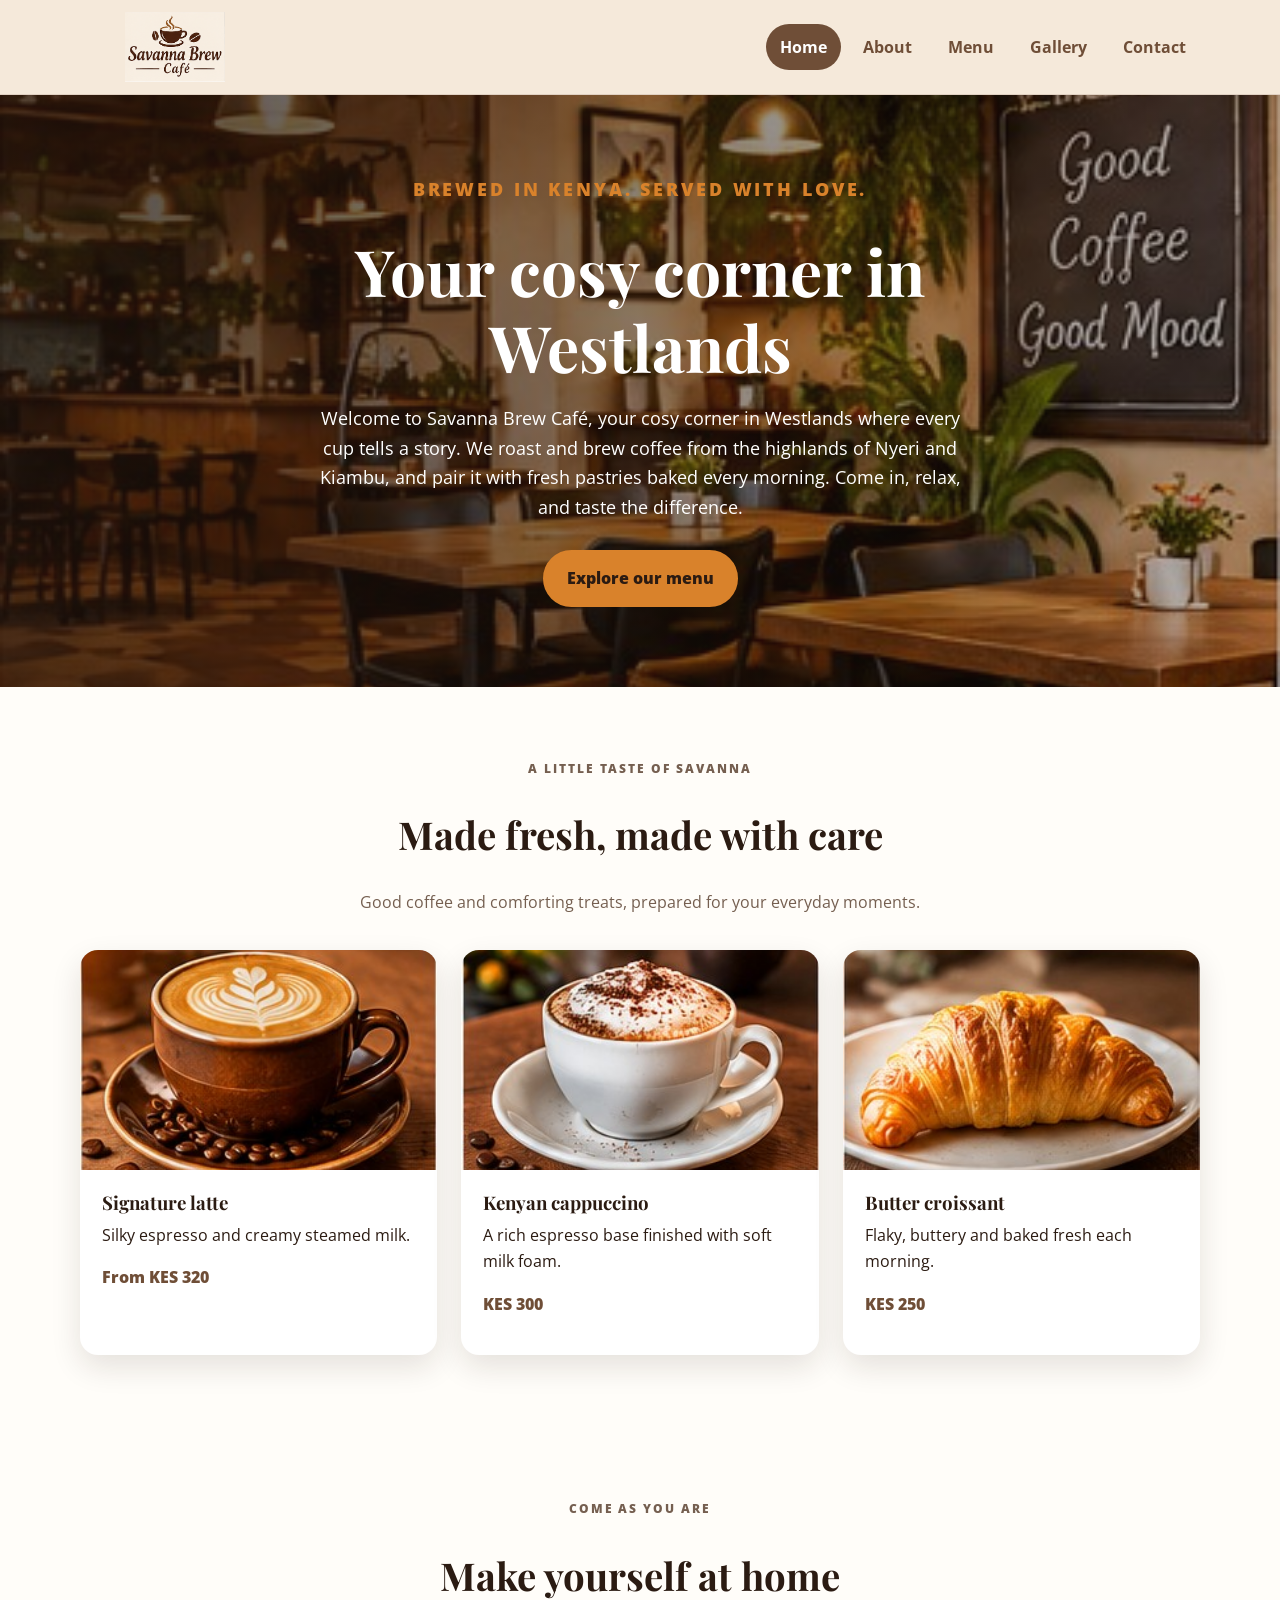
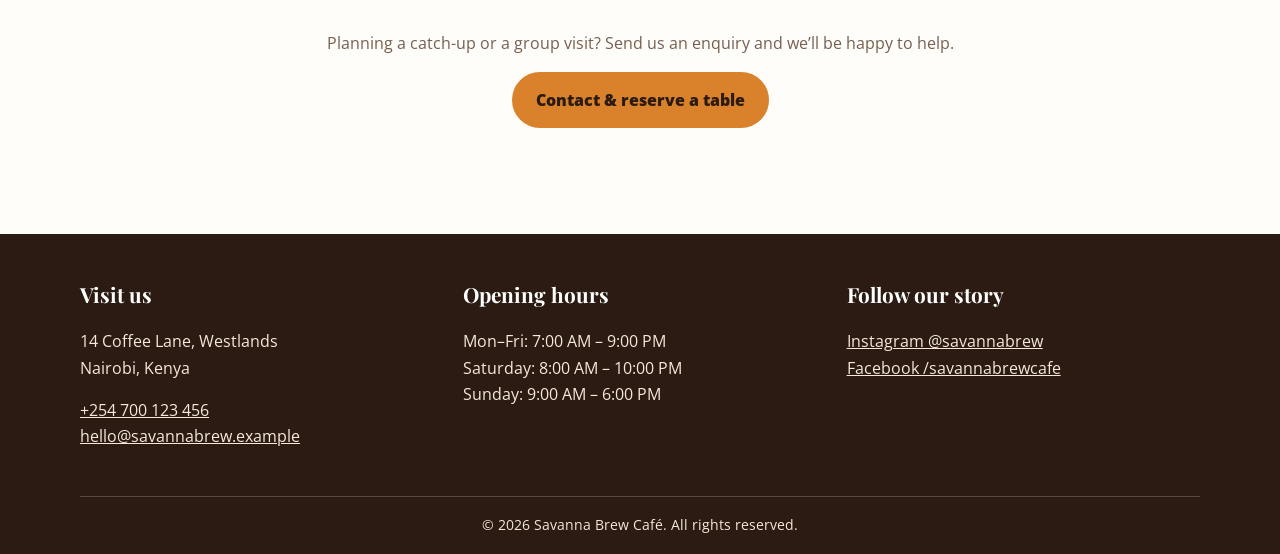
<file: index.html>
<!DOCTYPE html>
<html lang="en">
<head>
  <meta charset="UTF-8">
  <meta name="viewport" content="width=device-width, initial-scale=1.0">
  <meta name="description" content="Savanna Brew Café — Kenyan coffee, fresh pastries and warm hospitality in Westlands, Nairobi.">
  <title>Home | Savanna Brew Café</title>
  <link rel="preconnect" href="https://fonts.googleapis.com">
  <link rel="preconnect" href="https://fonts.gstatic.com" crossorigin>
  <link href="https://fonts.googleapis.com/css2?family=Open+Sans:wght@400;600;700;800&family=Playfair+Display:wght@600;700&display=swap" rel="stylesheet">
  <link rel="stylesheet" href="css/style.css">
</head>
<body>
  <header class="site-header">
    <div class="container header-inner">
      <a class="brand" href="index.html" aria-label="Savanna Brew Café home"><img src="images/logo.png" alt="Savanna Brew Café logo"></a>
      <nav aria-label="Main navigation"><ul class="nav-list"><li><a href="index.html" aria-current="page">Home</a></li><li><a href="about.html">About</a></li><li><a href="menu.html">Menu</a></li><li><a href="gallery.html">Gallery</a></li><li><a href="contact.html">Contact</a></li></ul></nav>
    </div>
  </header>
  <main>
    <section class="hero">
      <div class="hero-content">
        <p class="eyebrow">Brewed in Kenya. Served with love.</p>
        <h1>Your cosy corner in Westlands</h1>
        <p>Welcome to Savanna Brew Café, your cosy corner in Westlands where every cup tells a story. We roast and brew coffee from the highlands of Nyeri and Kiambu, and pair it with fresh pastries baked every morning. Come in, relax, and taste the difference.</p>
        <a class="btn" href="menu.html">Explore our menu</a>
      </div>
    </section>
    <section class="section container">
      <div class="section-heading"><p class="eyebrow">A little taste of Savanna</p><h2>Made fresh, made with care</h2><p>Good coffee and comforting treats, prepared for your everyday moments.</p></div>
      <div class="cards">
        <article class="card"><img src="images/latte.jpg" alt="Freshly prepared latte with heart-shaped latte art"><div class="card-content"><h3>Signature latte</h3><p>Silky espresso and creamy steamed milk.</p><p class="price">From KES 320</p></div></article>
        <article class="card"><img src="images/cappuccino.jpg" alt="Cappuccino topped with a dusting of chocolate"><div class="card-content"><h3>Kenyan cappuccino</h3><p>A rich espresso base finished with soft milk foam.</p><p class="price">KES 300</p></div></article>
        <article class="card"><img src="images/croissant.jpg" alt="Golden freshly baked butter croissant"><div class="card-content"><h3>Butter croissant</h3><p>Flaky, buttery and baked fresh each morning.</p><p class="price">KES 250</p></div></article>
      </div>
    </section>
    <section class="section">
      <div class="container section-heading"><p class="eyebrow">Come as you are</p><h2>Make yourself at home</h2><p>Planning a catch-up or a group visit? Send us an enquiry and we’ll be happy to help.</p><a class="btn" href="contact.html">Contact & reserve a table</a></div>
    </section>
  </main>
  <footer class="site-footer">
    <div class="container">
      <div class="footer-grid">
        <section><h3>Visit us</h3><p>14 Coffee Lane, Westlands<br>Nairobi, Kenya</p><p><a href="tel:+254700123456">+254 700 123 456</a><br><a href="mailto:hello@savannabrew.example">hello@savannabrew.example</a></p></section>
        <section><h3>Opening hours</h3><p>Mon–Fri: 7:00 AM – 9:00 PM<br>Saturday: 8:00 AM – 10:00 PM<br>Sunday: 9:00 AM – 6:00 PM</p></section>
        <section><h3>Follow our story</h3><p><a href="https://www.instagram.com/" target="_blank" rel="noopener noreferrer">Instagram @savannabrew</a><br><a href="https://www.facebook.com/" target="_blank" rel="noopener noreferrer">Facebook /savannabrewcafe</a></p></section>
      </div>
      <p class="copyright">© 2026 Savanna Brew Café. All rights reserved.</p>
    </div>
  </footer>
</body>
</html>
</file>
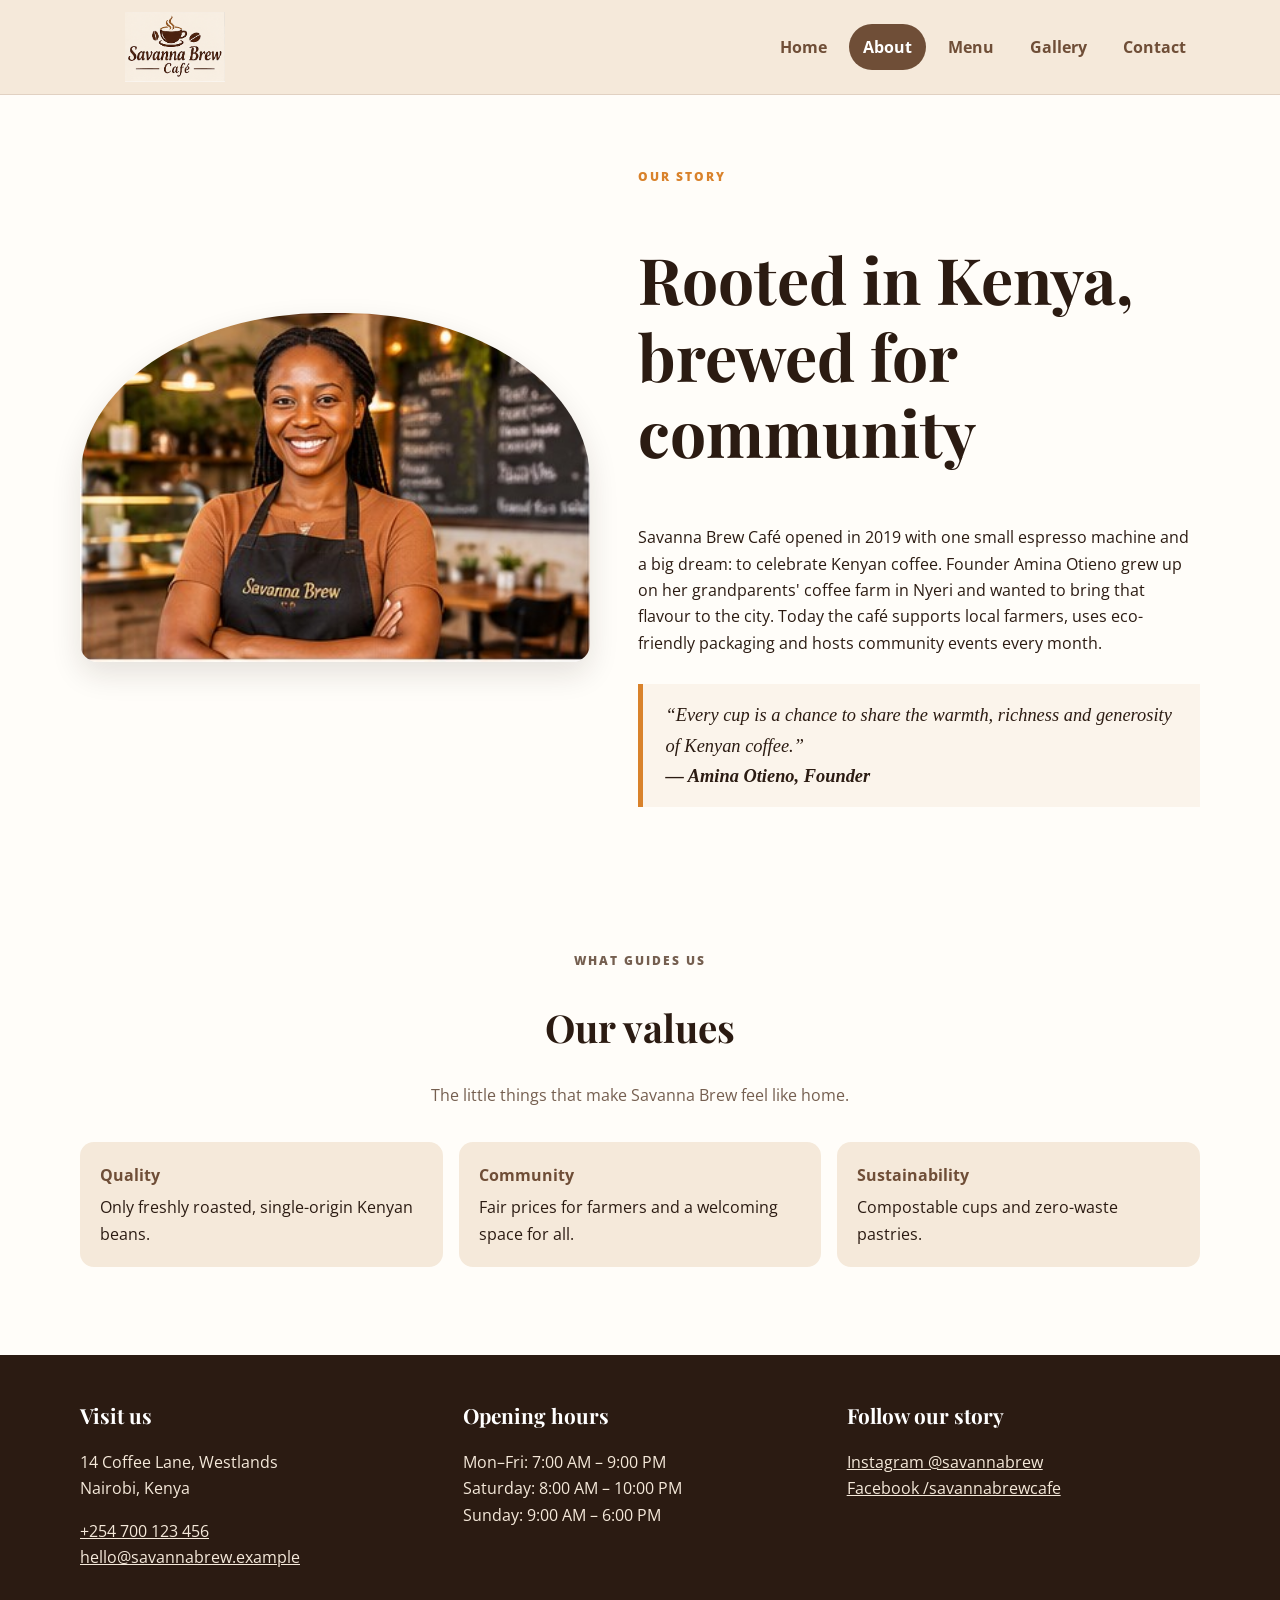
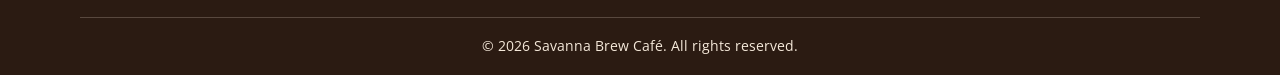
<file: about.html>
<!DOCTYPE html>
<html lang="en">
<head>
  <meta charset="UTF-8">
  <meta name="viewport" content="width=device-width, initial-scale=1.0">
  <meta name="description" content="Savanna Brew Café — Kenyan coffee, fresh pastries and warm hospitality in Westlands, Nairobi.">
  <title>About Us | Savanna Brew Café</title>
  <link rel="preconnect" href="https://fonts.googleapis.com">
  <link rel="preconnect" href="https://fonts.gstatic.com" crossorigin>
  <link href="https://fonts.googleapis.com/css2?family=Open+Sans:wght@400;600;700;800&family=Playfair+Display:wght@600;700&display=swap" rel="stylesheet">
  <link rel="stylesheet" href="css/style.css">
</head>
<body>
  <header class="site-header">
    <div class="container header-inner">
      <a class="brand" href="index.html" aria-label="Savanna Brew Café home"><img src="images/logo.png" alt="Savanna Brew Café logo"></a>
      <nav aria-label="Main navigation"><ul class="nav-list"><li><a href="index.html">Home</a></li><li><a href="about.html" aria-current="page">About</a></li><li><a href="menu.html">Menu</a></li><li><a href="gallery.html">Gallery</a></li><li><a href="contact.html">Contact</a></li></ul></nav>
    </div>
  </header>
  <main>
    <section class="section container">
      <div class="split">
        <img class="owner-photo" src="images/about-owner.jpg" alt="Smiling Savanna Brew Café owner standing behind the counter">
        <div><p class="eyebrow">Our story</p><h1>Rooted in Kenya, brewed for community</h1>
          <p>Savanna Brew Café opened in 2019 with one small espresso machine and a big dream: to celebrate Kenyan coffee. Founder Amina Otieno grew up on her grandparents' coffee farm in Nyeri and wanted to bring that flavour to the city. Today the café supports local farmers, uses eco-friendly packaging and hosts community events every month.</p>
          <blockquote>“Every cup is a chance to share the warmth, richness and generosity of Kenyan coffee.”<br><strong>— Amina Otieno, Founder</strong></blockquote>
        </div>
      </div>
    </section>
    <section class="section" >
      <div class="container"><div class="section-heading"><p class="eyebrow">What guides us</p><h2>Our values</h2><p>The little things that make Savanna Brew feel like home.</p></div>
        <ul class="value-list">
          <li><strong>Quality</strong>Only freshly roasted, single-origin Kenyan beans.</li>
          <li><strong>Community</strong>Fair prices for farmers and a welcoming space for all.</li>
          <li><strong>Sustainability</strong>Compostable cups and zero-waste pastries.</li>
        </ul>
      </div>
    </section>
  </main>
  <footer class="site-footer">
    <div class="container">
      <div class="footer-grid">
        <section><h3>Visit us</h3><p>14 Coffee Lane, Westlands<br>Nairobi, Kenya</p><p><a href="tel:+254700123456">+254 700 123 456</a><br><a href="mailto:hello@savannabrew.example">hello@savannabrew.example</a></p></section>
        <section><h3>Opening hours</h3><p>Mon–Fri: 7:00 AM – 9:00 PM<br>Saturday: 8:00 AM – 10:00 PM<br>Sunday: 9:00 AM – 6:00 PM</p></section>
        <section><h3>Follow our story</h3><p><a href="https://www.instagram.com/" target="_blank" rel="noopener noreferrer">Instagram @savannabrew</a><br><a href="https://www.facebook.com/" target="_blank" rel="noopener noreferrer">Facebook /savannabrewcafe</a></p></section>
      </div>
      <p class="copyright">© 2026 Savanna Brew Café. All rights reserved.</p>
    </div>
  </footer>
</body>
</html>
</file>
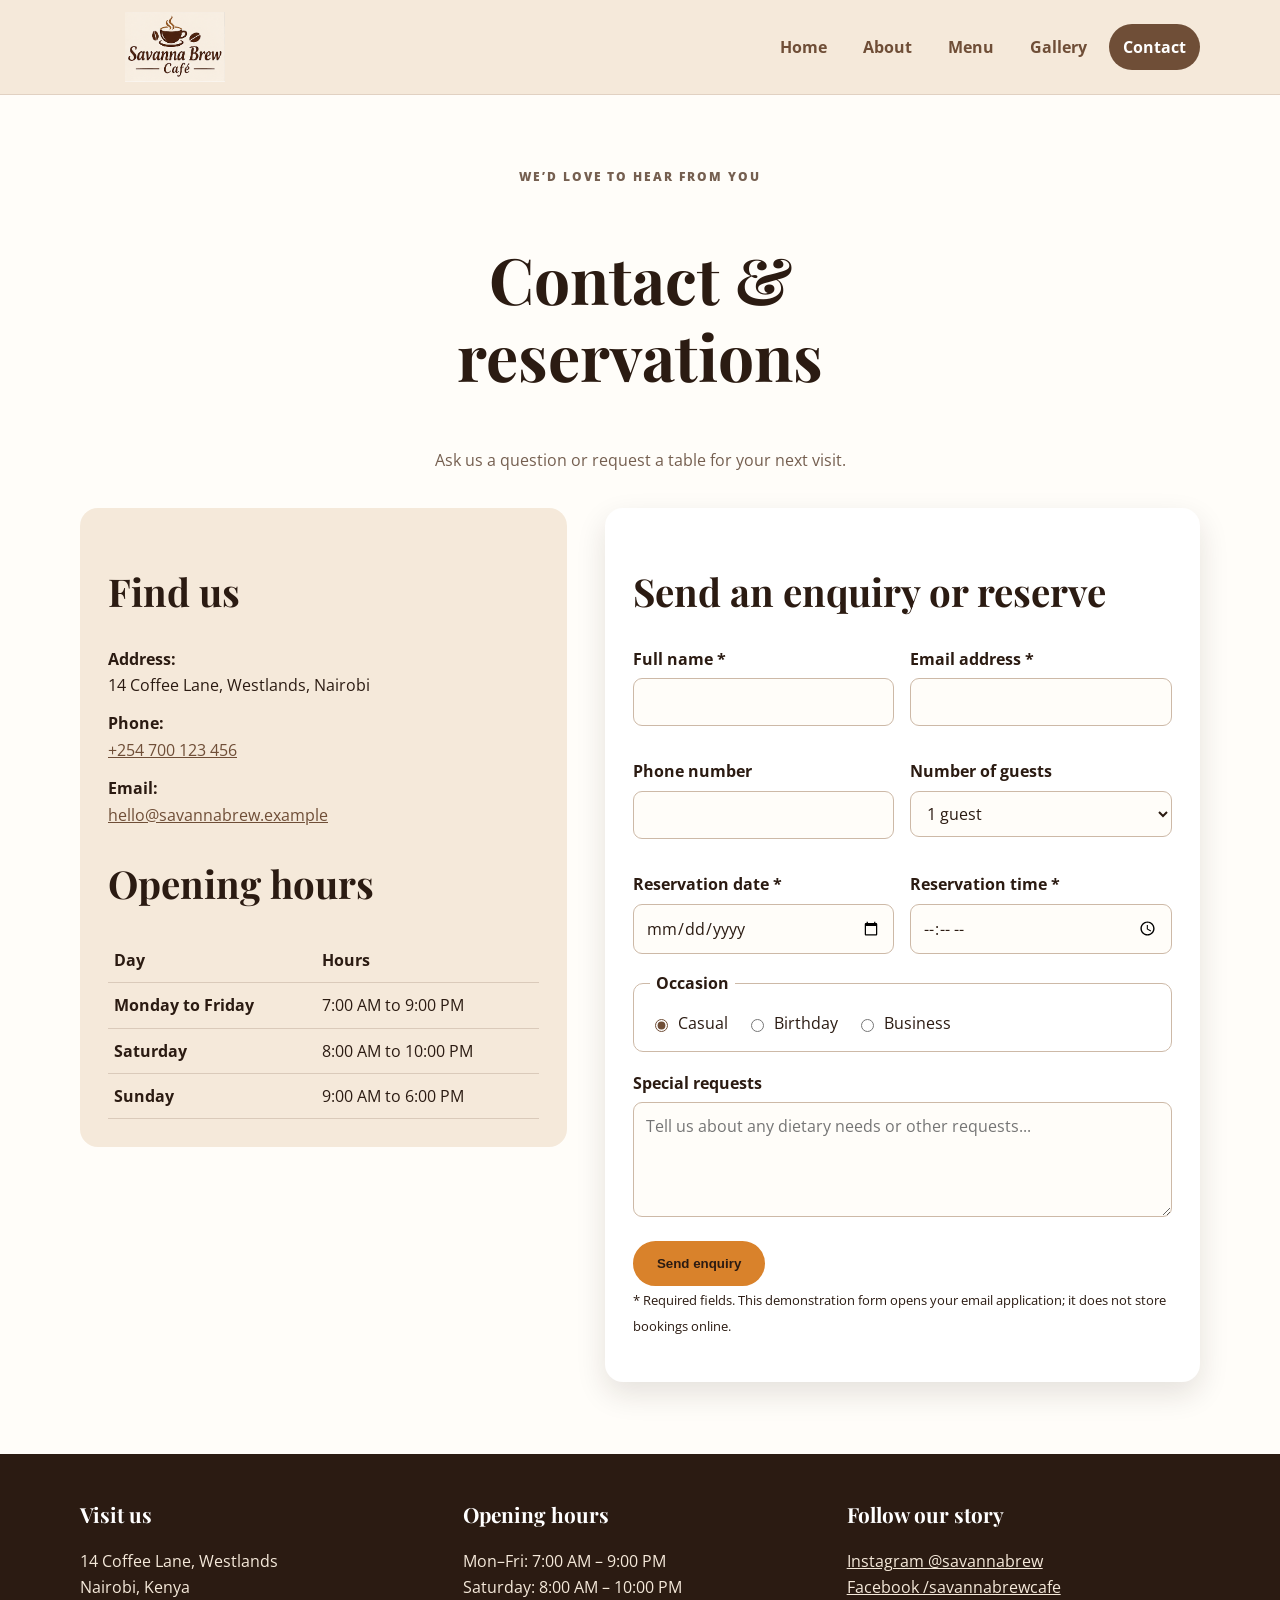
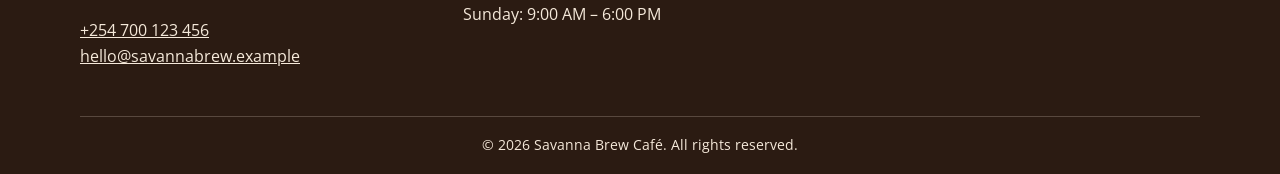
<file: contact.html>
<!DOCTYPE html>
<html lang="en">
<head>
  <meta charset="UTF-8">
  <meta name="viewport" content="width=device-width, initial-scale=1.0">
  <meta name="description" content="Savanna Brew Café — Kenyan coffee, fresh pastries and warm hospitality in Westlands, Nairobi.">
  <title>Contact & Reservations | Savanna Brew Café</title>
  <link rel="preconnect" href="https://fonts.googleapis.com">
  <link rel="preconnect" href="https://fonts.gstatic.com" crossorigin>
  <link href="https://fonts.googleapis.com/css2?family=Open+Sans:wght@400;600;700;800&family=Playfair+Display:wght@600;700&display=swap" rel="stylesheet">
  <link rel="stylesheet" href="css/style.css">
</head>
<body>
  <header class="site-header">
    <div class="container header-inner">
      <a class="brand" href="index.html" aria-label="Savanna Brew Café home"><img src="images/logo.png" alt="Savanna Brew Café logo"></a>
      <nav aria-label="Main navigation"><ul class="nav-list"><li><a href="index.html">Home</a></li><li><a href="about.html">About</a></li><li><a href="menu.html">Menu</a></li><li><a href="gallery.html">Gallery</a></li><li><a href="contact.html" aria-current="page">Contact</a></li></ul></nav>
    </div>
  </header>
  <main>
    <section class="section container">
      <div class="section-heading"><p class="eyebrow">We’d love to hear from you</p><h1>Contact & reservations</h1><p>Ask us a question or request a table for your next visit.</p></div>
      <div class="contact-grid">
        <aside class="contact-panel">
          <h2>Find us</h2><p><strong>Address:</strong><br>14 Coffee Lane, Westlands, Nairobi</p>
          <p><strong>Phone:</strong><br><a href="tel:+254700123456">+254 700 123 456</a></p>
          <p><strong>Email:</strong><br><a href="mailto:hello@savannabrew.example">hello@savannabrew.example</a></p>
          <h2>Opening hours</h2>
          <table class="hours-table"><thead><tr><th scope="col">Day</th><th scope="col">Hours</th></tr></thead><tbody>
            <tr><th scope="row">Monday to Friday</th><td>7:00 AM to 9:00 PM</td></tr>
            <tr><th scope="row">Saturday</th><td>8:00 AM to 10:00 PM</td></tr>
            <tr><th scope="row">Sunday</th><td>9:00 AM to 6:00 PM</td></tr>
          </tbody></table>
        </aside>
        <form class="reservation-form" action="mailto:hello@savannabrew.example" method="post" enctype="text/plain">
          <h2>Send an enquiry or reserve</h2>
          <div class="form-grid">
            <div class="form-field"><label for="name">Full name *</label><input id="name" name="name" type="text" autocomplete="name" required></div>
            <div class="form-field"><label for="email">Email address *</label><input id="email" name="email" type="email" autocomplete="email" required></div>
            <div class="form-field"><label for="phone">Phone number</label><input id="phone" name="phone" type="tel" autocomplete="tel"></div>
            <div class="form-field"><label for="guests">Number of guests</label><select id="guests" name="guests"><option value="1">1 guest</option><option>2</option><option>3</option><option>4</option><option>5</option><option>6</option><option>7</option><option>8</option><option>9</option><option>10</option></select></div>
            <div class="form-field"><label for="date">Reservation date *</label><input id="date" name="date" type="date" required></div>
            <div class="form-field"><label for="time">Reservation time *</label><input id="time" name="time" type="time" required></div>
          </div>
          <fieldset><legend>Occasion</legend><div class="radio-options">
            <label><input type="radio" name="occasion" value="Casual" checked> Casual</label>
            <label><input type="radio" name="occasion" value="Birthday"> Birthday</label>
            <label><input type="radio" name="occasion" value="Business"> Business</label>
          </div></fieldset>
          <div class="form-field"><label for="requests">Special requests</label><textarea id="requests" name="requests" placeholder="Tell us about any dietary needs or other requests..."></textarea></div>
          <button class="btn" type="submit">Send enquiry</button>
          <p><small>* Required fields. This demonstration form opens your email application; it does not store bookings online.</small></p>
        </form>
      </div>
    </section>
  </main>
  <footer class="site-footer">
    <div class="container">
      <div class="footer-grid">
        <section><h3>Visit us</h3><p>14 Coffee Lane, Westlands<br>Nairobi, Kenya</p><p><a href="tel:+254700123456">+254 700 123 456</a><br><a href="mailto:hello@savannabrew.example">hello@savannabrew.example</a></p></section>
        <section><h3>Opening hours</h3><p>Mon–Fri: 7:00 AM – 9:00 PM<br>Saturday: 8:00 AM – 10:00 PM<br>Sunday: 9:00 AM – 6:00 PM</p></section>
        <section><h3>Follow our story</h3><p><a href="https://www.instagram.com/" target="_blank" rel="noopener noreferrer">Instagram @savannabrew</a><br><a href="https://www.facebook.com/" target="_blank" rel="noopener noreferrer">Facebook /savannabrewcafe</a></p></section>
      </div>
      <p class="copyright">© 2026 Savanna Brew Café. All rights reserved.</p>
    </div>
  </footer>
</body>
</html>
</file>
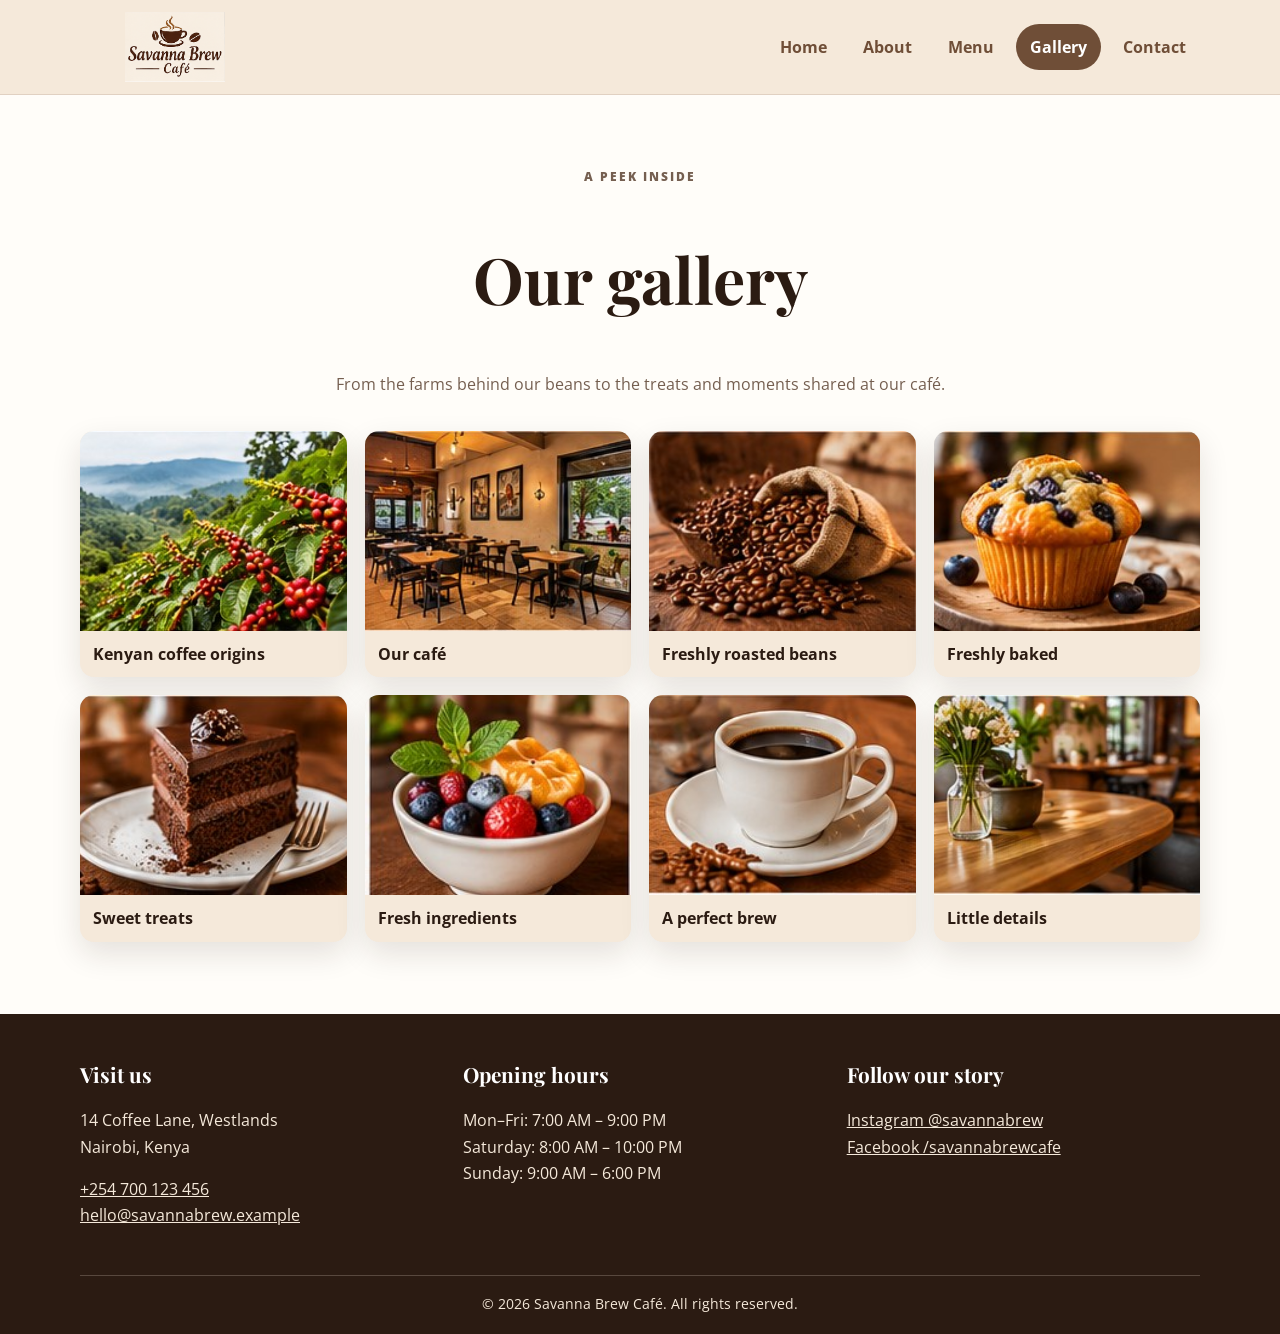
<file: gallery.html>
<!DOCTYPE html>
<html lang="en">
<head>
  <meta charset="UTF-8">
  <meta name="viewport" content="width=device-width, initial-scale=1.0">
  <meta name="description" content="Savanna Brew Café — Kenyan coffee, fresh pastries and warm hospitality in Westlands, Nairobi.">
  <title>Gallery | Savanna Brew Café</title>
  <link rel="preconnect" href="https://fonts.googleapis.com">
  <link rel="preconnect" href="https://fonts.gstatic.com" crossorigin>
  <link href="https://fonts.googleapis.com/css2?family=Open+Sans:wght@400;600;700;800&family=Playfair+Display:wght@600;700&display=swap" rel="stylesheet">
  <link rel="stylesheet" href="css/style.css">
</head>
<body>
  <header class="site-header">
    <div class="container header-inner">
      <a class="brand" href="index.html" aria-label="Savanna Brew Café home"><img src="images/logo.png" alt="Savanna Brew Café logo"></a>
      <nav aria-label="Main navigation"><ul class="nav-list"><li><a href="index.html">Home</a></li><li><a href="about.html">About</a></li><li><a href="menu.html">Menu</a></li><li><a href="gallery.html" aria-current="page">Gallery</a></li><li><a href="contact.html">Contact</a></li></ul></nav>
    </div>
  </header>
  <main>
    <section class="section container">
      <div class="section-heading"><p class="eyebrow">A peek inside</p><h1>Our gallery</h1><p>From the farms behind our beans to the treats and moments shared at our café.</p></div>
      <div class="gallery-grid"><figure><img src="images/gallery-1.jpg" alt="Coffee cherries growing on a Kenyan coffee farm"><figcaption>Kenyan coffee origins</figcaption></figure><figure><img src="images/gallery-2.jpg" alt="Warm, welcoming café interior with wooden tables"><figcaption>Our café</figcaption></figure><figure><img src="images/gallery-3.jpg" alt="Freshly roasted coffee beans spilling from a burlap sack"><figcaption>Freshly roasted beans</figcaption></figure><figure><img src="images/gallery-4.jpg" alt="Fresh blueberry muffin on a wooden table"><figcaption>Freshly baked</figcaption></figure><figure><img src="images/gallery-5.jpg" alt="Rich chocolate brownie served on a ceramic plate"><figcaption>Sweet treats</figcaption></figure><figure><img src="images/gallery-6.jpg" alt="Bowl of fresh seasonal berries and fruit"><figcaption>Fresh ingredients</figcaption></figure><figure><img src="images/gallery-7.jpg" alt="A cup of black coffee served with coffee beans"><figcaption>A perfect brew</figcaption></figure><figure><img src="images/gallery-8.jpg" alt="Small vase of flowers on a café table"><figcaption>Little details</figcaption></figure></div>
    </section>
  </main>
  <footer class="site-footer">
    <div class="container">
      <div class="footer-grid">
        <section><h3>Visit us</h3><p>14 Coffee Lane, Westlands<br>Nairobi, Kenya</p><p><a href="tel:+254700123456">+254 700 123 456</a><br><a href="mailto:hello@savannabrew.example">hello@savannabrew.example</a></p></section>
        <section><h3>Opening hours</h3><p>Mon–Fri: 7:00 AM – 9:00 PM<br>Saturday: 8:00 AM – 10:00 PM<br>Sunday: 9:00 AM – 6:00 PM</p></section>
        <section><h3>Follow our story</h3><p><a href="https://www.instagram.com/" target="_blank" rel="noopener noreferrer">Instagram @savannabrew</a><br><a href="https://www.facebook.com/" target="_blank" rel="noopener noreferrer">Facebook /savannabrewcafe</a></p></section>
      </div>
      <p class="copyright">© 2026 Savanna Brew Café. All rights reserved.</p>
    </div>
  </footer>
</body>
</html>
</file>
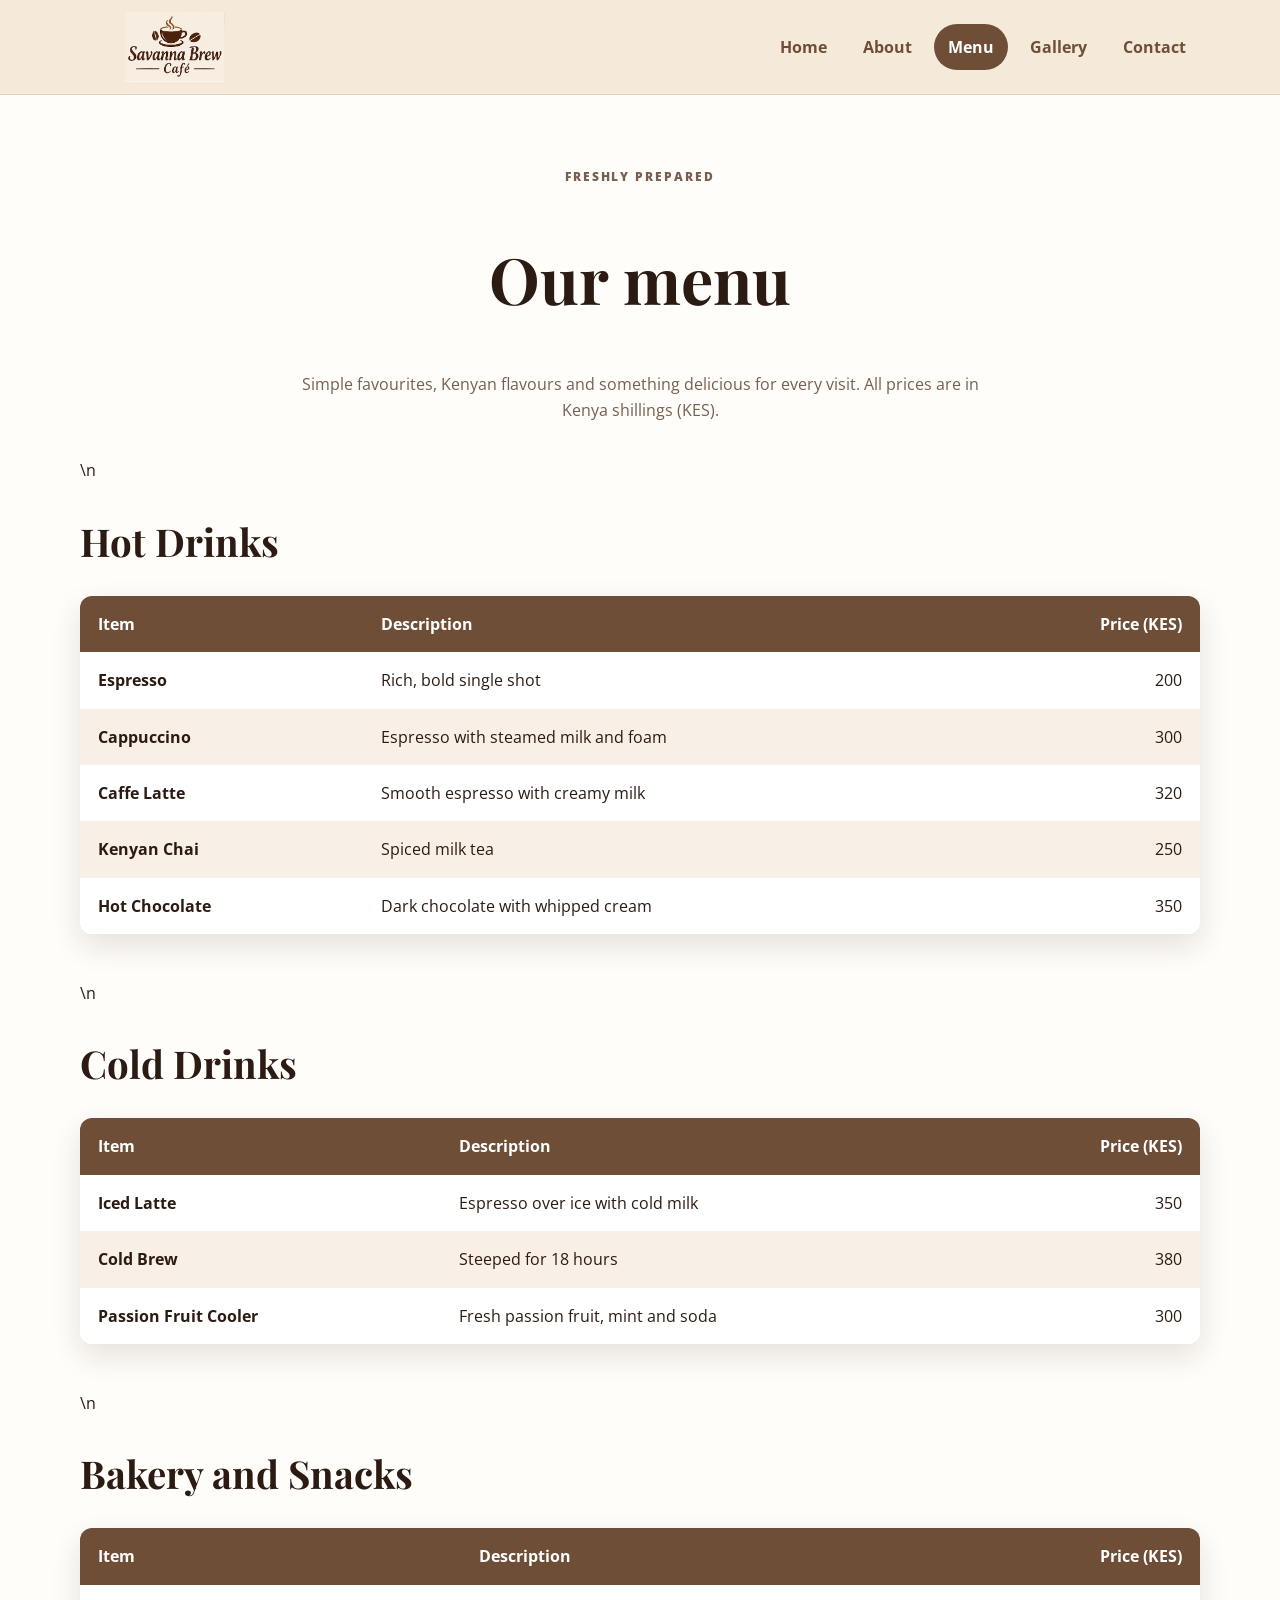
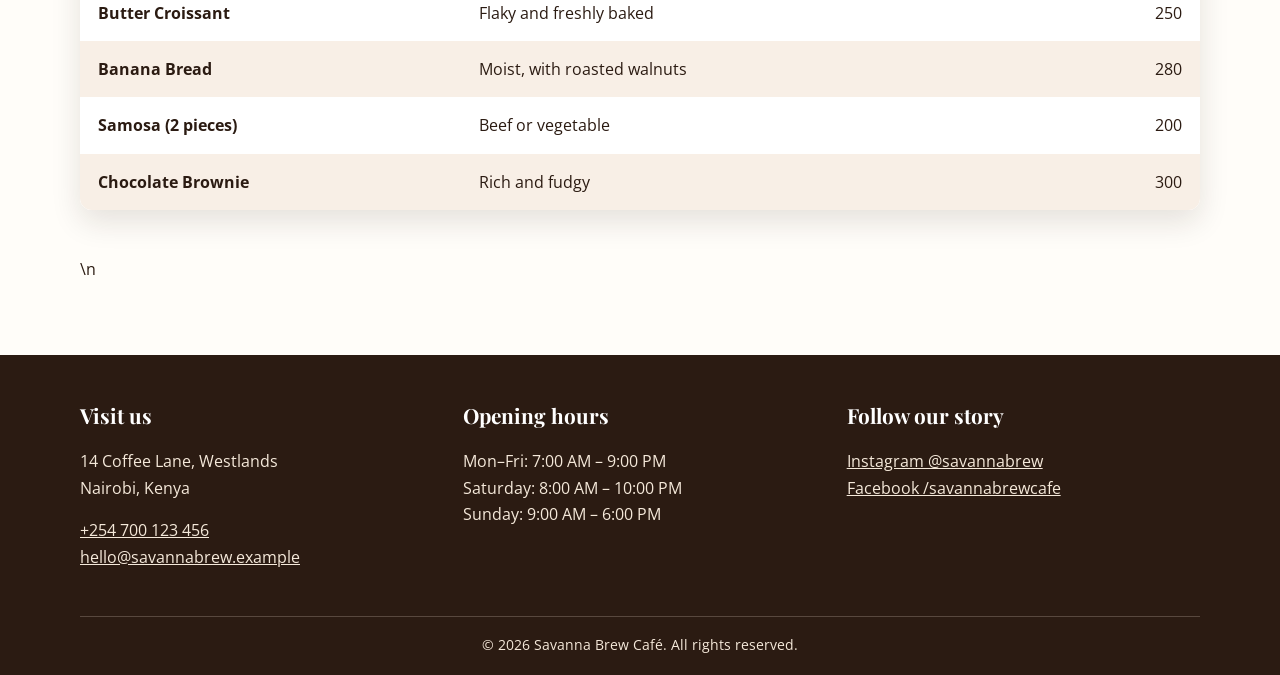
<file: menu.html>
<!DOCTYPE html>
<html lang="en">
<head>
  <meta charset="UTF-8">
  <meta name="viewport" content="width=device-width, initial-scale=1.0">
  <meta name="description" content="Savanna Brew Café — Kenyan coffee, fresh pastries and warm hospitality in Westlands, Nairobi.">
  <title>Menu | Savanna Brew Café</title>
  <link rel="preconnect" href="https://fonts.googleapis.com">
  <link rel="preconnect" href="https://fonts.gstatic.com" crossorigin>
  <link href="https://fonts.googleapis.com/css2?family=Open+Sans:wght@400;600;700;800&family=Playfair+Display:wght@600;700&display=swap" rel="stylesheet">
  <link rel="stylesheet" href="css/style.css">
</head>
<body>
  <header class="site-header">
    <div class="container header-inner">
      <a class="brand" href="index.html" aria-label="Savanna Brew Café home"><img src="images/logo.png" alt="Savanna Brew Café logo"></a>
      <nav aria-label="Main navigation"><ul class="nav-list"><li><a href="index.html">Home</a></li><li><a href="about.html">About</a></li><li><a href="menu.html" aria-current="page">Menu</a></li><li><a href="gallery.html">Gallery</a></li><li><a href="contact.html">Contact</a></li></ul></nav>
    </div>
  </header>
  <main>
    <section class="section container"><div class="section-heading"><p class="eyebrow">Freshly prepared</p><h1>Our menu</h1><p>Simple favourites, Kenyan flavours and something delicious for every visit. All prices are in Kenya shillings (KES).</p></div>\n      <section class="menu-section"><h2>Hot Drinks</h2><div class="table-wrap"><table class="menu-table"><thead><tr><th scope="col">Item</th><th scope="col">Description</th><th scope="col">Price (KES)</th></tr></thead><tbody><tr><th scope="row">Espresso</th><td>Rich, bold single shot</td><td>200</td></tr><tr><th scope="row">Cappuccino</th><td>Espresso with steamed milk and foam</td><td>300</td></tr><tr><th scope="row">Caffe Latte</th><td>Smooth espresso with creamy milk</td><td>320</td></tr><tr><th scope="row">Kenyan Chai</th><td>Spiced milk tea</td><td>250</td></tr><tr><th scope="row">Hot Chocolate</th><td>Dark chocolate with whipped cream</td><td>350</td></tr></tbody></table></div></section>\n      <section class="menu-section"><h2>Cold Drinks</h2><div class="table-wrap"><table class="menu-table"><thead><tr><th scope="col">Item</th><th scope="col">Description</th><th scope="col">Price (KES)</th></tr></thead><tbody><tr><th scope="row">Iced Latte</th><td>Espresso over ice with cold milk</td><td>350</td></tr><tr><th scope="row">Cold Brew</th><td>Steeped for 18 hours</td><td>380</td></tr><tr><th scope="row">Passion Fruit Cooler</th><td>Fresh passion fruit, mint and soda</td><td>300</td></tr></tbody></table></div></section>\n      <section class="menu-section"><h2>Bakery and Snacks</h2><div class="table-wrap"><table class="menu-table"><thead><tr><th scope="col">Item</th><th scope="col">Description</th><th scope="col">Price (KES)</th></tr></thead><tbody><tr><th scope="row">Butter Croissant</th><td>Flaky and freshly baked</td><td>250</td></tr><tr><th scope="row">Banana Bread</th><td>Moist, with roasted walnuts</td><td>280</td></tr><tr><th scope="row">Samosa (2 pieces)</th><td>Beef or vegetable</td><td>200</td></tr><tr><th scope="row">Chocolate Brownie</th><td>Rich and fudgy</td><td>300</td></tr></tbody></table></div></section>\n    </section>
  </main>
  <footer class="site-footer">
    <div class="container">
      <div class="footer-grid">
        <section><h3>Visit us</h3><p>14 Coffee Lane, Westlands<br>Nairobi, Kenya</p><p><a href="tel:+254700123456">+254 700 123 456</a><br><a href="mailto:hello@savannabrew.example">hello@savannabrew.example</a></p></section>
        <section><h3>Opening hours</h3><p>Mon–Fri: 7:00 AM – 9:00 PM<br>Saturday: 8:00 AM – 10:00 PM<br>Sunday: 9:00 AM – 6:00 PM</p></section>
        <section><h3>Follow our story</h3><p><a href="https://www.instagram.com/" target="_blank" rel="noopener noreferrer">Instagram @savannabrew</a><br><a href="https://www.facebook.com/" target="_blank" rel="noopener noreferrer">Facebook /savannabrewcafe</a></p></section>
      </div>
      <p class="copyright">© 2026 Savanna Brew Café. All rights reserved.</p>
    </div>
  </footer>
</body>
</html>
</file>
<file: css/style.css>
/* Savanna Brew Café — shared stylesheet
   Brand palette follows the assignment brief. */

/* 1. Theme and reset */
:root {
  --coffee: #6F4E37;
  --cream: #F5E9DA;
  --orange: #D9822B;
  --ink: #2B1B12;
  --white: #FFFFFF;
  --muted: #755F50;
  --shadow: 0 12px 30px rgba(43, 27, 18, .12);
  --radius: 18px;
}
* { box-sizing: border-box; }
html { scroll-behavior: smooth; }
body {
  margin: 0;
  color: var(--ink);
  background: #fffdf9;
  font: 16px/1.65 "Open Sans", Arial, sans-serif;
}
img { display: block; max-width: 100%; }
a { color: var(--coffee); }
a:hover { color: var(--orange); }
a:focus-visible, button:focus-visible, input:focus-visible,
select:focus-visible, textarea:focus-visible {
  outline: 3px solid var(--orange);
  outline-offset: 3px;
}
h1, h2, h3 {
  font-family: "Playfair Display", Georgia, serif;
  line-height: 1.2;
}
h1 { font-size: clamp(2.3rem, 5vw, 4.2rem); }
h2 { font-size: clamp(1.8rem, 3vw, 2.5rem); }
p { margin-top: 0; }
.container { width: min(1120px, calc(100% - 40px)); margin-inline: auto; }
.eyebrow {
  color: var(--orange); font-size: .78rem; font-weight: 800;
  letter-spacing: .16em; text-transform: uppercase;
}
.section { padding: 72px 0; }
.section-heading { max-width: 680px; margin: 0 auto 34px; text-align: center; }
.section-heading p { color: var(--muted); }

/* 2. Shared header and Flexbox navigation */
.site-header { background: var(--cream); border-bottom: 1px solid rgba(111,78,55,.15); }
.header-inner {
  min-height: 88px; display: flex; align-items: center;
  justify-content: space-between; gap: 28px; padding-block: 12px;
}
.brand img { width: 190px; height: 70px; object-fit: contain; }
.nav-list {
  display: flex; align-items: center; justify-content: flex-end;
  flex-wrap: wrap; gap: 8px; list-style: none; margin: 0; padding: 0;
}
.nav-list a {
  display: inline-block; padding: 10px 14px; border-radius: 999px;
  text-decoration: none; font-weight: 700; transition: background .2s, color .2s;
}
.nav-list a:hover, .nav-list a:focus-visible { background: var(--white); color: var(--coffee); }
.nav-list a[aria-current="page"] { background: var(--coffee); color: var(--white); }

/* 3. Buttons and reusable cards */
.btn {
  display: inline-block; padding: 13px 22px; border: 2px solid var(--orange);
  border-radius: 999px; background: var(--orange); color: var(--ink);
  font-weight: 800; text-decoration: none; cursor: pointer;
  transition: transform .2s, box-shadow .2s, background .2s;
}
.btn:hover { color: var(--ink); background: #e99a49; transform: translateY(-3px); box-shadow: var(--shadow); }
.btn-outline { background: transparent; color: var(--white); border-color: var(--white); }
.btn-outline:hover { background: var(--white); color: var(--coffee); }
.cards { display: flex; gap: 24px; }
.card {
  flex: 1; overflow: hidden; background: var(--white); border-radius: var(--radius);
  box-shadow: var(--shadow); transition: transform .25s, box-shadow .25s;
}
.card:hover { transform: translateY(-7px); box-shadow: 0 18px 38px rgba(43,27,18,.18); }
.card img { width: 100%; height: 220px; object-fit: cover; }
.card-content { padding: 22px; }
.card-content h3 { margin: 0 0 8px; }
.price { color: var(--coffee); font-weight: 800; }

/* 4. Home hero */
.hero {
  min-height: 590px; display: grid; place-items: center; text-align: center;
  color: var(--white); background:
    linear-gradient(90deg, rgba(30,18,11,.76), rgba(30,18,11,.28)),
    url("../images/hero.jpg") center/cover no-repeat;
}
.hero-content { max-width: 780px; padding: 80px 20px; }
.hero h1 { margin: 12px 0 18px; }
.hero p { max-width: 650px; margin: 0 auto 28px; font-size: 1.12rem; }

/* 5. About page */
.split {
  display: grid; grid-template-columns: 1fr 1.1fr; align-items: center; gap: 48px;
}
.owner-photo { width: 100%; max-height: 520px; object-fit: cover; border-radius: 48% 48% 18px 18px; box-shadow: var(--shadow); }
.value-list { display: grid; grid-template-columns: repeat(3, 1fr); gap: 16px; padding: 0; list-style: none; }
.value-list li { padding: 20px; background: var(--cream); border-radius: 14px; }
.value-list strong { display: block; color: var(--coffee); margin-bottom: 6px; }
blockquote {
  margin: 28px 0 0; padding: 16px 22px; border-left: 5px solid var(--orange);
  background: #fbf4eb; font-family: Georgia, serif; font-size: 1.15rem; font-style: italic;
}

/* 6. Menu tables */
.menu-section { margin: 34px 0 46px; }
.table-wrap { overflow-x: auto; border-radius: 12px; box-shadow: var(--shadow); }
.menu-table { width: 100%; min-width: 580px; border-collapse: collapse; background: var(--white); }
.menu-table th, .menu-table td { padding: 15px 18px; text-align: left; }
.menu-table thead { background: var(--coffee); color: var(--white); }
.menu-table th:last-child, .menu-table td:last-child { text-align: right; white-space: nowrap; }
.menu-table tbody tr:nth-child(even) { background: #f8efe6; }
.menu-table tbody tr:hover { background: #f5dfc7; }

/* 7. Gallery — CSS Grid */
.gallery-grid {
  display: grid; grid-template-columns: repeat(4, minmax(0, 1fr)); gap: 18px;
}
.gallery-grid figure {
  position: relative; margin: 0; overflow: hidden; border-radius: 14px;
  background: var(--cream); box-shadow: var(--shadow);
}
.gallery-grid img { width: 100%; aspect-ratio: 4 / 3; object-fit: cover; transition: transform .35s; }
.gallery-grid figure:hover img { transform: scale(1.07); }
.gallery-grid figcaption { padding: 10px 13px; font-weight: 700; }

/* 8. Contact and reservation form */
.contact-grid { display: grid; grid-template-columns: .9fr 1.1fr; gap: 38px; align-items: start; }
.contact-panel { padding: 28px; background: var(--cream); border-radius: var(--radius); }
.contact-panel p { margin-bottom: 12px; }
.hours-table { width: 100%; border-collapse: collapse; }
.hours-table th, .hours-table td { padding: 9px 6px; border-bottom: 1px solid rgba(111,78,55,.2); text-align: left; }
.reservation-form { padding: 28px; background: var(--white); border-radius: var(--radius); box-shadow: var(--shadow); }
.form-grid { display: grid; grid-template-columns: 1fr 1fr; gap: 16px; }
.form-field { margin-bottom: 16px; }
.form-field label { display: block; margin-bottom: 6px; font-weight: 700; }
.form-field input, .form-field select, .form-field textarea {
  width: 100%; min-height: 46px; padding: 10px 12px; border: 1px solid #cdb9a7;
  border-radius: 9px; background: #fffdf9; color: var(--ink); font: inherit;
}
.form-field textarea { min-height: 115px; resize: vertical; }
fieldset { margin: 0 0 18px; padding: 14px 16px; border: 1px solid #cdb9a7; border-radius: 10px; }
legend { padding: 0 6px; font-weight: 700; }
.radio-options { display: flex; flex-wrap: wrap; gap: 18px; }
.radio-options label { display: flex; align-items: center; gap: 7px; }
.radio-options input { accent-color: var(--coffee); }

/* 9. Shared footer */
.site-footer { padding: 48px 0 18px; background: #2b1b12; color: var(--cream); }
.footer-grid { display: grid; grid-template-columns: repeat(3, 1fr); gap: 30px; }
.site-footer h3 { margin-top: 0; color: var(--white); font-size: 1.3rem; }
.site-footer a { color: var(--cream); }
.site-footer a:hover { color: #f3b66f; }
.copyright { margin: 30px 0 0; padding-top: 16px; border-top: 1px solid rgba(245,233,218,.22); text-align: center; font-size: .9rem; }

/* 10. Responsive layouts */
@media (max-width: 900px) {
  .gallery-grid { grid-template-columns: repeat(2, minmax(0, 1fr)); }
  .split, .contact-grid { gap: 28px; }
}
@media (max-width: 768px) {
  .header-inner { flex-direction: column; gap: 8px; }
  .nav-list { flex-direction: column; width: 100%; gap: 2px; }
  .nav-list a { display: block; width: 100%; text-align: center; }
  .hero { min-height: 510px; }
  .cards { flex-direction: column; }
  .split, .contact-grid { grid-template-columns: 1fr; }
  .split .owner-photo { max-height: 390px; }
  .value-list { grid-template-columns: 1fr; }
  .footer-grid { grid-template-columns: 1fr; gap: 22px; }
  .form-grid { grid-template-columns: 1fr; gap: 0; }
}
@media (max-width: 480px) {
  .container { width: min(100% - 28px, 1120px); }
  .section { padding: 52px 0; }
  .gallery-grid { grid-template-columns: 1fr; }
  .hero-content { padding-inline: 10px; }
}
</file>
